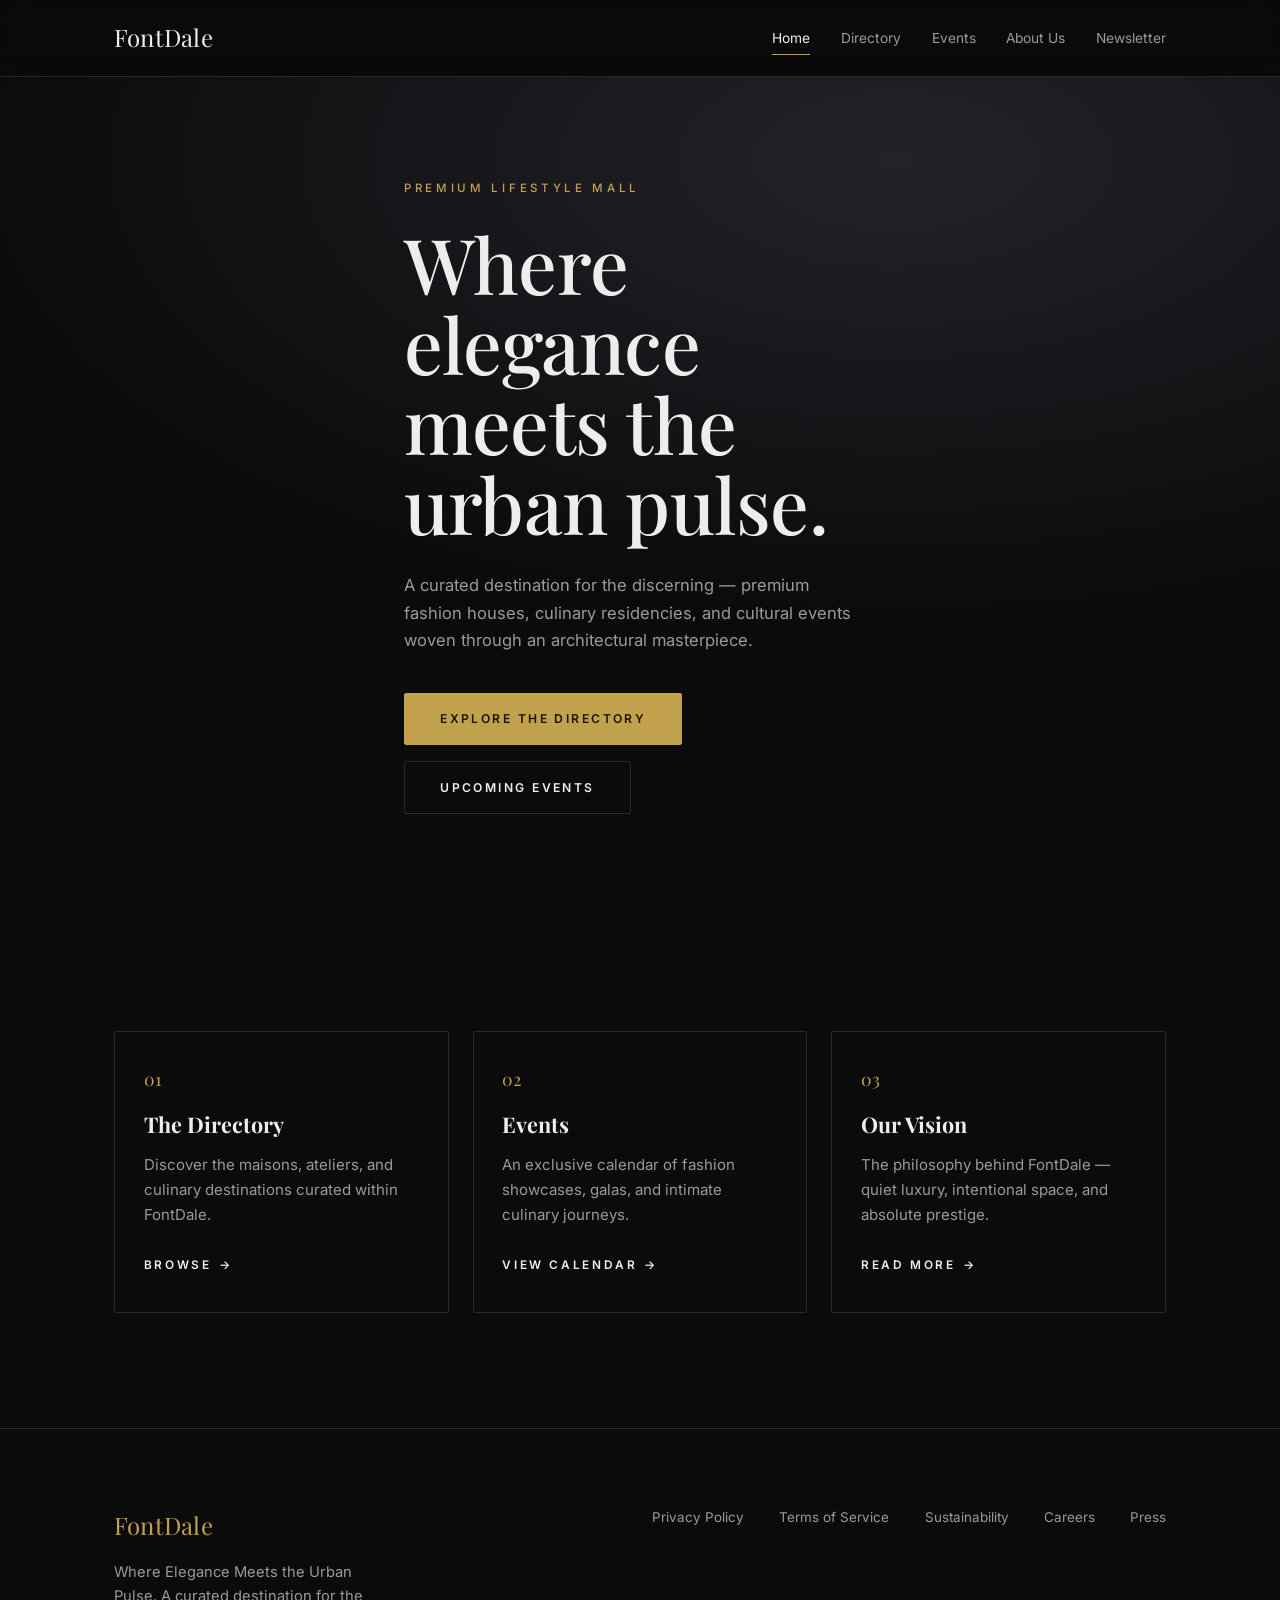
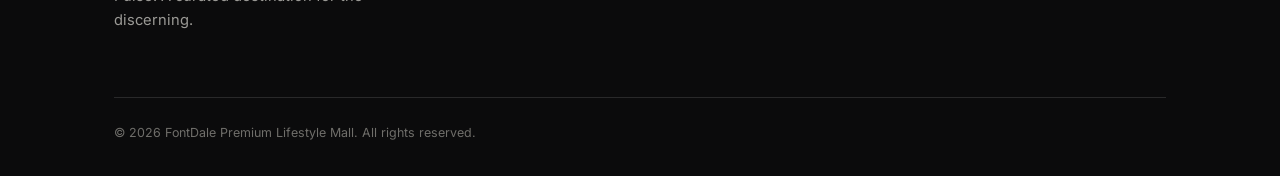
<file: index.html>
<!DOCTYPE html>
<html lang="en">
<head>
  <meta charset="UTF-8" />
  <meta name="viewport" content="width=device-width, initial-scale=1.0" />
  <title>FontDale — Premium Lifestyle Mall</title>
  <meta name="description" content="FontDale — where elegance meets the urban pulse. A curated destination for the discerning." />
  <link rel="preconnect" href="https://fonts.googleapis.com" />
  <link rel="preconnect" href="https://fonts.gstatic.com" crossorigin />
  <link href="https://fonts.googleapis.com/css2?family=Inter:wght@400;500;600&family=Playfair+Display:ital,wght@0,400;0,500;0,600;1,400;1,500&display=swap" rel="stylesheet" />
  <link rel="stylesheet" href="css/styles.css" />
</head>
<body>
  <site-header active="home"></site-header>

  <main>
    <!-- NOTE: Home layout is a best-effort draft — to be aligned once the
         Home Page frame from Figma is provided. -->
    <section class="hero">
      <div class="container hero__inner">
        <span class="eyebrow">Premium Lifestyle Mall</span>
        <h1 class="display">Where elegance meets the urban pulse.</h1>
        <p class="lead">A curated destination for the discerning — premium fashion houses, culinary residencies, and cultural events woven through an architectural masterpiece.</p>
        <div class="hero__actions">
          <a class="btn btn--gold" href="directory.html">Explore the Directory</a>
          <a class="btn" href="events.html">Upcoming Events</a>
        </div>
      </div>
    </section>

    <section class="container section">
      <div class="home-strip">
        <a class="strip-card reveal" href="directory.html">
          <span class="num">01</span>
          <h3>The Directory</h3>
          <p>Discover the maisons, ateliers, and culinary destinations curated within FontDale.</p>
          <span class="link-arrow">Browse <span class="arrow">&rarr;</span></span>
        </a>
        <a class="strip-card reveal" href="events.html">
          <span class="num">02</span>
          <h3>Events</h3>
          <p>An exclusive calendar of fashion showcases, galas, and intimate culinary journeys.</p>
          <span class="link-arrow">View calendar <span class="arrow">&rarr;</span></span>
        </a>
        <a class="strip-card reveal" href="about.html">
          <span class="num">03</span>
          <h3>Our Vision</h3>
          <p>The philosophy behind FontDale — quiet luxury, intentional space, and absolute prestige.</p>
          <span class="link-arrow">Read more <span class="arrow">&rarr;</span></span>
        </a>
      </div>
    </section>
  </main>

  <site-footer></site-footer>
  <script src="js/main.js"></script>
</body>
</html>
</file>
<file: css/styles.css>
/* =============================================================
   FontDale — Premium Lifestyle Mall
   Design system + components + page styles (vanilla CSS)
   ============================================================= */

/* ----- Design tokens ----- */
:root {
  --bg:            #0b0b0c;
  --bg-elev:       #141417;
  --bg-soft:       #18181c;
  --surface-light: #f4f1ea;
  --surface-white: #ffffff;

  --text:          #ededec;
  --text-dim:      #9b9a96;
  --text-faint:    #6f6e6a;
  --text-dark:     #1a1a18;
  --text-dark-dim: #58564f;

  --gold:          #c2a14d;
  --gold-bright:   #d8ba6a;
  --line:          rgba(255, 255, 255, 0.12);
  --line-dark:     rgba(0, 0, 0, 0.12);

  --font-serif: "Playfair Display", Georgia, "Times New Roman", serif;
  --font-sans:  "Inter", -apple-system, BlinkMacSystemFont, "Segoe UI", Roboto, sans-serif;

  --maxw: 1180px;
  --gutter: clamp(1.25rem, 5vw, 4rem);

  --section-y: clamp(4rem, 9vw, 8rem);
  --radius: 2px;
}

/* ----- Reset ----- */
*, *::before, *::after { box-sizing: border-box; }
* { margin: 0; }

html { scroll-behavior: smooth; -webkit-text-size-adjust: 100%; }

body {
  background: var(--bg);
  color: var(--text);
  font-family: var(--font-sans);
  font-size: 16px;
  line-height: 1.65;
  -webkit-font-smoothing: antialiased;
  text-rendering: optimizeLegibility;
  overflow-x: hidden;
}

img { max-width: 100%; display: block; }
a { color: inherit; text-decoration: none; }
ul { list-style: none; padding: 0; }
button { font: inherit; cursor: pointer; }

/* ----- Layout helpers ----- */
.container {
  width: 100%;
  max-width: var(--maxw);
  margin-inline: auto;
  padding-inline: var(--gutter);
}

.section { padding-block: var(--section-y); }

/* ----- Typography ----- */
.eyebrow {
  font-size: 0.72rem;
  letter-spacing: 0.32em;
  text-transform: uppercase;
  color: var(--gold);
  font-weight: 500;
}

.display {
  font-family: var(--font-serif);
  font-weight: 500;
  line-height: 1.04;
  letter-spacing: -0.01em;
}

h1.display { font-size: clamp(2.6rem, 6vw, 5rem); }
h2.display { font-size: clamp(2rem, 4.4vw, 3.4rem); }
h3.display { font-size: clamp(1.4rem, 2.4vw, 1.9rem); }

.lead {
  color: var(--text-dim);
  font-size: clamp(1rem, 1.3vw, 1.12rem);
  max-width: 46ch;
}

.text-center { text-align: center; }
.mx-auto { margin-inline: auto; }

/* ----- Links / buttons ----- */
.link-arrow {
  display: inline-flex;
  align-items: center;
  gap: 0.6em;
  font-size: 0.74rem;
  letter-spacing: 0.22em;
  text-transform: uppercase;
  font-weight: 600;
  color: var(--text);
  transition: gap 0.25s ease, color 0.25s ease;
}
.link-arrow .arrow { transition: transform 0.25s ease; }
.link-arrow:hover { color: var(--gold); }
.link-arrow:hover .arrow { transform: translateX(4px); }
.link-arrow.is-dark { color: var(--text-dark); }
.link-arrow.is-dark:hover { color: var(--gold); }

.btn {
  display: inline-flex;
  align-items: center;
  justify-content: center;
  gap: 0.5em;
  padding: 0.95rem 2.2rem;
  font-size: 0.76rem;
  letter-spacing: 0.2em;
  text-transform: uppercase;
  font-weight: 600;
  border: 1px solid var(--line);
  background: transparent;
  color: var(--text);
  border-radius: var(--radius);
  transition: background 0.25s ease, color 0.25s ease, border-color 0.25s ease;
}
.btn:hover { border-color: var(--gold); color: var(--gold); }

.btn--gold {
  background: var(--gold);
  border-color: var(--gold);
  color: #1a1505;
}
.btn--gold:hover { background: var(--gold-bright); border-color: var(--gold-bright); color: #1a1505; }

.btn--block { width: 100%; }

/* ----- Media placeholder (shown until real images are added) ----- */
.media {
  position: relative;
  overflow: hidden;
  background: linear-gradient(135deg, #1d1d22 0%, #2b2b33 50%, #15151a 100%);
  border-radius: var(--radius);
}
.media img {
  width: 100%;
  height: 100%;
  object-fit: cover;
}

/* =============================================================
   Header
   ============================================================= */
.site-header {
  position: sticky;
  top: 0;
  z-index: 50;
  background: rgba(11, 11, 12, 0.72);
  backdrop-filter: blur(12px);
  border-bottom: 1px solid var(--line);
}
.site-header__inner {
  display: flex;
  align-items: center;
  justify-content: space-between;
  gap: 2rem;
  height: 76px;
}
.brand {
  font-family: var(--font-serif);
  font-size: 1.5rem;
  letter-spacing: 0.01em;
}
.nav { display: flex; align-items: center; gap: clamp(1.2rem, 2.4vw, 2.4rem); }
.nav__link {
  font-size: 0.86rem;
  color: var(--text-dim);
  transition: color 0.2s ease;
  position: relative;
}
.nav__link:hover { color: var(--text); }
.nav__link.is-active { color: var(--text); }
.nav__link.is-active::after {
  content: "";
  position: absolute;
  left: 0; right: 0; bottom: -6px;
  height: 1px;
  background: var(--gold);
}

.nav-toggle {
  display: none;
  flex-direction: column;
  gap: 5px;
  background: none;
  border: 0;
  padding: 6px;
}
.nav-toggle span {
  width: 24px; height: 1.5px;
  background: var(--text);
  transition: transform 0.3s ease, opacity 0.3s ease;
}

/* =============================================================
   Footer
   ============================================================= */
.site-footer {
  border-top: 1px solid var(--line);
  padding-block: clamp(3rem, 6vw, 5rem) 2rem;
  background: var(--bg);
}
.site-footer__top {
  display: flex;
  flex-wrap: wrap;
  gap: 2.5rem;
  justify-content: space-between;
  align-items: flex-start;
}
.site-footer .brand { color: var(--gold); display: inline-block; margin-bottom: 0.9rem; }
.site-footer__tag { color: var(--text-dim); max-width: 30ch; font-size: 0.92rem; }
.footer-links {
  display: flex;
  flex-wrap: wrap;
  gap: 1.4rem 2.2rem;
}
.footer-links a {
  font-size: 0.84rem;
  color: var(--text-dim);
  transition: color 0.2s ease;
}
.footer-links a:hover { color: var(--gold); }
.site-footer__bottom {
  margin-top: clamp(2.5rem, 5vw, 4rem);
  padding-top: 1.6rem;
  border-top: 1px solid var(--line);
  font-size: 0.78rem;
  color: var(--text-faint);
}

/* =============================================================
   Page intro (shared hero band)
   ============================================================= */
.page-intro { padding-block: clamp(3.5rem, 7vw, 6rem) clamp(2rem, 4vw, 3rem); }
.page-intro .eyebrow { display: block; margin-bottom: 1.4rem; }
.page-intro h1 { margin-bottom: 1.4rem; max-width: 16ch; }

/* =============================================================
   HOME
   ============================================================= */
.hero {
  position: relative;
  min-height: 88vh;
  display: flex;
  align-items: flex-end;
  padding-block: clamp(3rem, 8vw, 7rem);
  background: radial-gradient(120% 90% at 70% 10%, #232229 0%, #0b0b0c 60%);
}
.hero__inner { max-width: 60ch; }
.hero .eyebrow { display: block; margin-bottom: 1.6rem; }
.hero h1 { margin-bottom: 1.8rem; }
.hero p { margin-bottom: 2.4rem; }
.hero__actions { display: flex; flex-wrap: wrap; gap: 1rem; }

.home-strip {
  display: grid;
  grid-template-columns: repeat(3, 1fr);
  gap: 1.5rem;
}
.strip-card {
  border: 1px solid var(--line);
  padding: 2rem 1.8rem 2.2rem;
  border-radius: var(--radius);
  transition: border-color 0.25s ease, transform 0.25s ease;
}
.strip-card:hover { border-color: var(--gold); transform: translateY(-4px); }
.strip-card .num { color: var(--gold); font-family: var(--font-serif); font-size: 1.1rem; }
.strip-card h3 { font-family: var(--font-serif); font-size: 1.35rem; margin: 0.8rem 0 0.7rem; }
.strip-card p { color: var(--text-dim); font-size: 0.94rem; margin-bottom: 1.4rem; }

/* =============================================================
   EVENTS
   ============================================================= */
.featured {
  display: grid;
  grid-template-columns: 1.35fr 1fr;
  align-items: center;
  margin-top: clamp(2rem, 4vw, 3.5rem);
}
.featured__media { aspect-ratio: 4 / 3; }
.featured__card {
  background: var(--surface-light);
  color: var(--text-dark);
  padding: clamp(2rem, 4vw, 3.2rem);
  margin-left: -4rem;
  border-radius: var(--radius);
}
.featured__card .eyebrow { color: var(--text-dark-dim); display: block; margin-bottom: 1.3rem; }
.featured__card h2 { font-family: var(--font-serif); font-size: clamp(1.8rem, 3vw, 2.6rem); margin-bottom: 1.1rem; }
.featured__card p { color: var(--text-dark-dim); margin-bottom: 1.8rem; }

.event-row {
  display: grid;
  grid-template-columns: 1fr 1fr;
  gap: clamp(2rem, 5vw, 4.5rem);
  align-items: center;
  padding-block: clamp(2.5rem, 5vw, 4.5rem);
  border-top: 1px solid var(--line);
}
.event-row:first-of-type { border-top: 0; }
.event-row__media { aspect-ratio: 5 / 4; }
.event-row--reverse .event-row__media { order: -1; }
.event-row .date { display: block; margin-bottom: 1rem; }
.event-row h3 { font-family: var(--font-serif); font-size: clamp(1.6rem, 2.6vw, 2.2rem); margin-bottom: 1.1rem; }
.event-row p { color: var(--text-dim); margin-bottom: 1.8rem; max-width: 44ch; }

/* =============================================================
   ABOUT
   ============================================================= */
.about-hero {
  display: grid;
  grid-template-columns: 1fr 1fr;
  gap: clamp(2rem, 5vw, 4rem);
  align-items: center;
}
.about-hero__media { aspect-ratio: 4 / 3; }
.about-hero h1 { margin-bottom: 1.6rem; }

.vision {
  display: grid;
  grid-template-columns: 0.9fr 1.4fr;
  gap: clamp(2rem, 5vw, 4rem);
}
.vision h2 { font-family: var(--font-serif); font-style: italic; font-size: clamp(1.8rem, 3.4vw, 2.8rem); }
.vision__body { columns: 2; column-gap: 2.4rem; color: var(--text-dim); }
.vision__body p { break-inside: avoid; margin-bottom: 1.2rem; }

.landmarks { text-align: center; }
.landmarks h2 { margin-bottom: clamp(2rem, 4vw, 3rem); }
.landmark-grid {
  display: grid;
  grid-template-columns: repeat(2, 1fr);
  gap: 1.4rem;
}
.landmark {
  position: relative;
  aspect-ratio: 16 / 10;
}
.landmark--wide { grid-column: 1 / -1; aspect-ratio: 21 / 9; }
.landmark__label {
  position: absolute;
  inset: auto 0 0 0;
  padding: 1.4rem 1.6rem;
  background: linear-gradient(transparent, rgba(0,0,0,0.75));
  font-family: var(--font-serif);
  font-size: clamp(1.3rem, 2.4vw, 2rem);
}

.quality { text-align: center; }
.quality .gem {
  width: 34px; height: 34px;
  margin: 0 auto 1.6rem;
  color: var(--gold);
}
.quality h2 { margin-bottom: 1.4rem; }
.quality p { color: var(--text-dim); max-width: 58ch; margin-inline: auto; }

/* =============================================================
   NEWSLETTER
   ============================================================= */
.newsletter {
  display: grid;
  grid-template-columns: 1fr 1fr;
  gap: clamp(2.5rem, 6vw, 5rem);
  align-items: start;
}
.newsletter__intro h1 { margin-bottom: 1.5rem; }
.newsletter__intro .lead { margin-bottom: 2.4rem; }
.newsletter__media { aspect-ratio: 5 / 4; margin-top: 0.5rem; }

.form-card {
  background: var(--surface-white);
  color: var(--text-dark);
  padding: clamp(1.8rem, 3.5vw, 2.8rem);
  border-radius: var(--radius);
}
.field { margin-bottom: 1.4rem; }
.field label {
  display: block;
  font-size: 0.68rem;
  letter-spacing: 0.18em;
  text-transform: uppercase;
  color: var(--text-dark-dim);
  margin-bottom: 0.55rem;
}
.field input,
.field select {
  width: 100%;
  padding: 0.8rem 0.9rem;
  border: 1px solid var(--line-dark);
  border-radius: var(--radius);
  background: #fafafa;
  color: var(--text-dark);
  font: inherit;
  font-size: 0.95rem;
}
.field input:focus,
.field select:focus { outline: none; border-color: var(--gold); }

.field-group-label {
  font-size: 0.68rem;
  letter-spacing: 0.18em;
  text-transform: uppercase;
  color: var(--text-dark-dim);
  margin-bottom: 0.8rem;
}
.check {
  display: flex;
  align-items: center;
  gap: 0.7rem;
  margin-bottom: 0.7rem;
  font-size: 0.92rem;
  color: var(--text-dark);
}
.check input { width: 16px; height: 16px; accent-color: var(--gold); }

.form-success {
  display: none;
  margin-top: 1.2rem;
  padding: 0.9rem 1rem;
  background: #f3efe2;
  border: 1px solid var(--gold);
  border-radius: var(--radius);
  font-size: 0.9rem;
  color: var(--text-dark);
}
.form-success.is-visible { display: block; }

/* =============================================================
   DIRECTORY
   ============================================================= */
.filter-bar {
  display: flex;
  flex-wrap: wrap;
  gap: 0.7rem;
  margin-bottom: clamp(2rem, 4vw, 3rem);
}
.filter-chip {
  padding: 0.5rem 1.2rem;
  border: 1px solid var(--line);
  border-radius: 999px;
  font-size: 0.78rem;
  letter-spacing: 0.08em;
  color: var(--text-dim);
  background: transparent;
  transition: all 0.2s ease;
}
.filter-chip:hover { color: var(--text); border-color: var(--text-dim); }
.filter-chip.is-active { background: var(--gold); border-color: var(--gold); color: #1a1505; }

.directory-grid {
  display: grid;
  grid-template-columns: repeat(3, 1fr);
  gap: clamp(1.4rem, 3vw, 2.2rem);
}
.dir-card { transition: transform 0.25s ease; }
.dir-card:hover { transform: translateY(-4px); }
.dir-card__media { aspect-ratio: 4 / 5; margin-bottom: 1.1rem; }
.dir-card .cat { display: block; margin-bottom: 0.6rem; }
.dir-card h3 { font-family: var(--font-serif); font-size: 1.4rem; margin-bottom: 0.5rem; }
.dir-card p { color: var(--text-dim); font-size: 0.9rem; margin-bottom: 1rem; }

/* =============================================================
   Scroll reveal
   ============================================================= */
.reveal { opacity: 0; transform: translateY(24px); transition: opacity 0.7s ease, transform 0.7s ease; }
.reveal.is-in { opacity: 1; transform: none; }
@media (prefers-reduced-motion: reduce) {
  .reveal { opacity: 1; transform: none; transition: none; }
  html { scroll-behavior: auto; }
}

/* =============================================================
   Responsive
   ============================================================= */
@media (max-width: 900px) {
  .featured { grid-template-columns: 1fr; }
  .featured__card { margin-left: 0; margin-top: -3rem; margin-inline: clamp(1rem, 4vw, 3rem) 0; }
  .event-row { grid-template-columns: 1fr; gap: 1.6rem; }
  .event-row--reverse .event-row__media { order: 0; }
  .about-hero,
  .vision,
  .newsletter { grid-template-columns: 1fr; }
  .vision__body { columns: 1; }
  .home-strip { grid-template-columns: 1fr; }
  .directory-grid { grid-template-columns: repeat(2, 1fr); }
}

@media (max-width: 680px) {
  .nav-toggle { display: flex; }
  .nav {
    position: fixed;
    inset: 76px 0 auto 0;
    flex-direction: column;
    align-items: flex-start;
    gap: 0;
    background: var(--bg-elev);
    border-bottom: 1px solid var(--line);
    padding: 0.5rem var(--gutter) 1.4rem;
    transform: translateY(-120%);
    transition: transform 0.35s ease;
  }
  .nav.is-open { transform: translateY(0); }
  .nav__link { padding-block: 0.9rem; width: 100%; font-size: 1rem; }
  .nav__link.is-active::after { display: none; }
  .landmark-grid { grid-template-columns: 1fr; }
  .landmark--wide { aspect-ratio: 16 / 10; }
  .directory-grid { grid-template-columns: 1fr; }
  .site-footer__top { flex-direction: column; }
}
</file>
